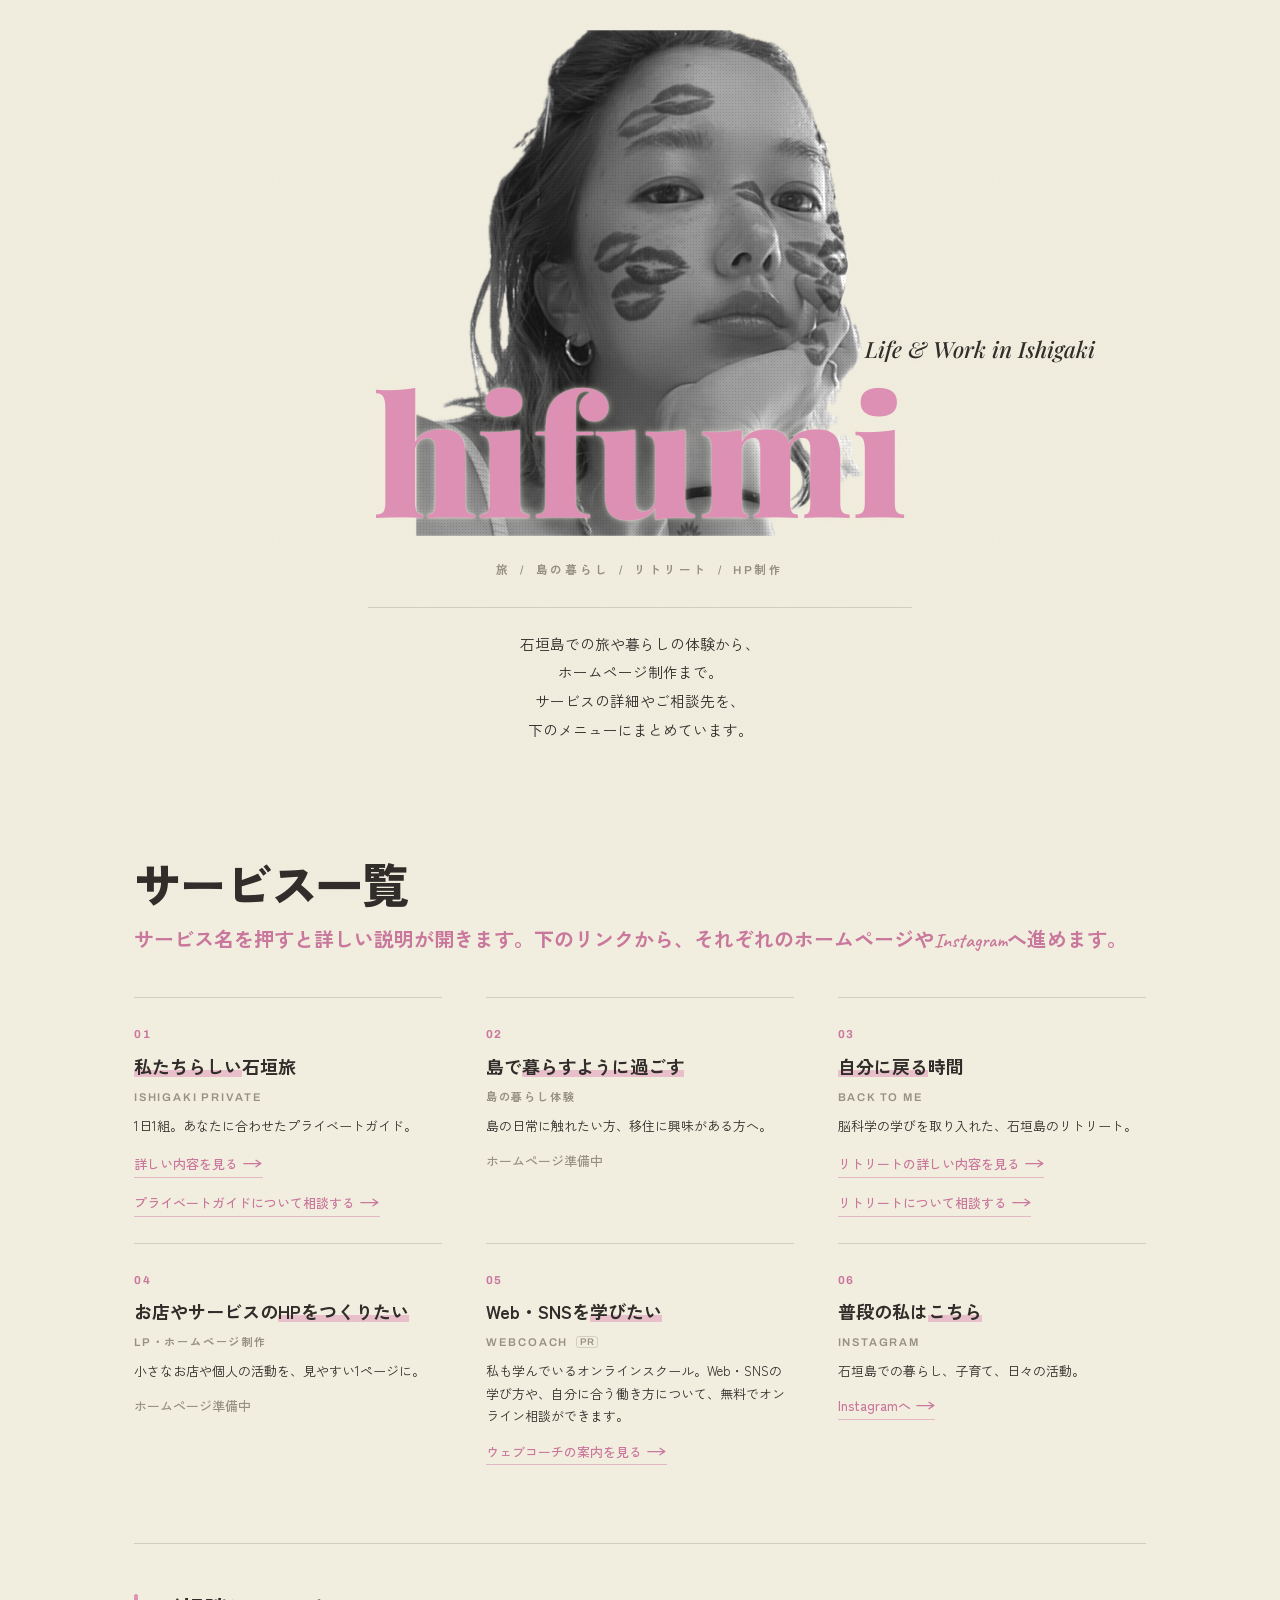
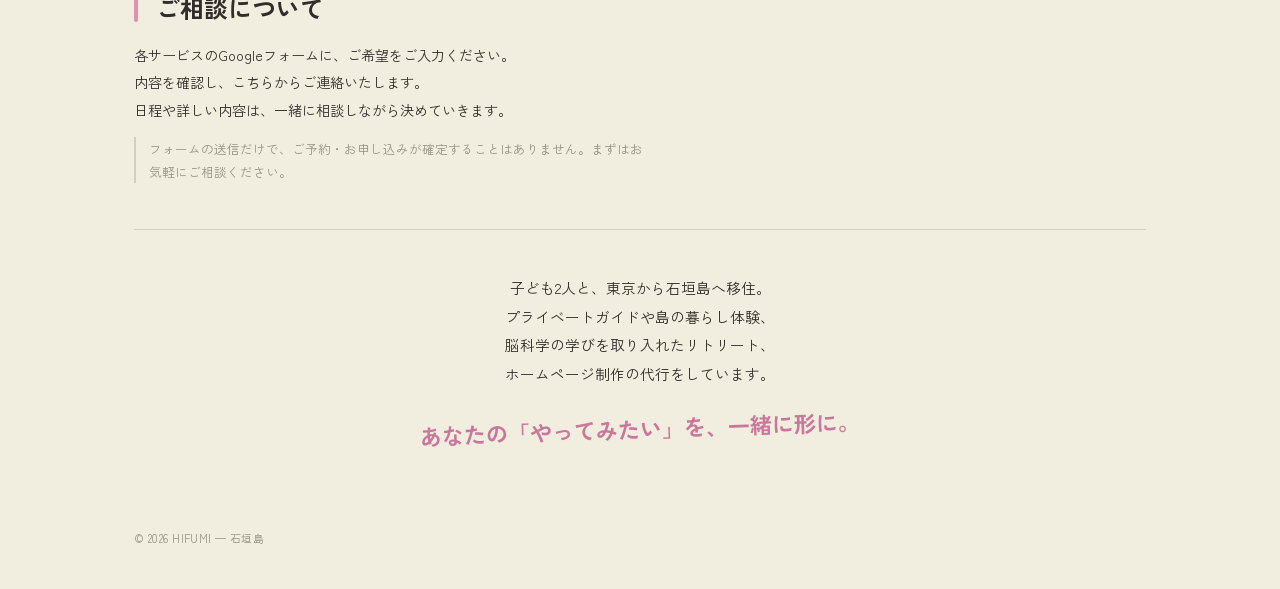
<file: index.html>
<!DOCTYPE html>
<html lang="ja">
<head>
<meta charset="UTF-8">
<meta name="viewport" content="width=device-width, initial-scale=1.0">
<title>HIFUMI | 石垣島の旅・暮らし・リトリート</title>
<meta name="description" content="子ども2人と東京から石垣島へ移住。プライベートガイド、島の暮らし体験、脳科学の学びを取り入れたリトリート、ホームページ制作。気になる活動から詳細ページへどうぞ。">
<meta name="robots" content="index,follow">
<meta property="og:title" content="HIFUMI">
<meta property="og:description" content="石垣島の旅・暮らし体験・リトリート・HP制作。あなたの「やってみたい」を、一緒に形に。">
<meta property="og:type" content="website">
<link rel="preconnect" href="https://fonts.googleapis.com">
<link rel="preconnect" href="https://fonts.gstatic.com" crossorigin>
<link href="https://fonts.googleapis.com/css2?family=Playfair+Display:ital,wght@0,700;0,800;0,900;1,500;1,600&family=Caveat:wght@500;600;700&family=Archivo:wght@600;700;800&family=Zen+Kaku+Gothic+New:wght@400;500;700&display=swap" rel="stylesheet">
<link rel="stylesheet" href="styles.css?v=5">
</head>
<body>

<div class="wrap">

  <!-- ============================ 1. プロフィール（表紙） ============================ -->
  <header class="hero">
    <div class="cover">
      <div class="cover-stage">
        <div class="cover-person">
          <!-- 人物写真（切り抜き・透過PNG）。差し替えは images/portrait-cutout.png を上書き。元画像は images/portrait-original.jpg -->
          <img src="images/portrait-cutout.png" alt="hifumi" onerror="this.style.visibility='hidden'">
          <span class="halftone" aria-hidden="true"></span>
        </div>
        <span class="cover-kicker" aria-hidden="true">Life &amp; Work in Ishigaki</span>
        <h1 class="name-front">hifumi</h1>
      </div>
    </div>

    <p class="role">旅 &nbsp;/&nbsp; 島の暮らし &nbsp;/&nbsp; リトリート &nbsp;/&nbsp; HP制作</p>

    <div class="lede">
      <p>
        石垣島での旅や暮らしの体験から、<br>
        ホームページ制作まで。<br>
        サービスの詳細やご相談先を、<br>
        下のメニューにまとめています。
      </p>
    </div>
  </header>

  <!-- ============================ 2. サービス一覧 ============================ -->
  <section class="entries" aria-label="サービス一覧">
    <div class="sec-head">
      <h2>サービス一覧</h2>
      <p>サービス名を押すと詳しい説明が開きます。下のリンクから、それぞれのホームページやInstagramへ進めます。</p>
    </div>

    <div class="grid">

      <!-- ① タイトル→guide.html（サイト内説明）／案内リンク→専用サイト＋相談フォーム（外部） -->
      <div class="entry entry-multi">
        <span class="num">01</span>
        <a class="etitle-link" href="guide.html" data-link="private-guide"><span class="etitle"><span class="u">私たちらしい</span>石垣旅</span></a>
        <span class="ename">Ishigaki Private</span>
        <span class="edesc">1日1組。あなたに合わせたプライベートガイド。</span>

        <div class="elinks">
          <a class="ego" href="https://hifumi1106123-tech.github.io/ishigaki-private-guide/" data-link="private-guide-site" rel="noopener">詳しい内容を見る <svg class="arrow" viewBox="0 0 24 10" aria-hidden="true"><path d="M1 5 H21 M16 1 L22 5 L16 9"/></svg></a>
          <a class="ego" href="https://forms.gle/qCoBGyqYRU5DsPyQ9" data-link="private-guide-consult" rel="noopener">プライベートガイドについて相談する <svg class="arrow" viewBox="0 0 24 10" aria-hidden="true"><path d="M1 5 H21 M16 1 L22 5 L16 9"/></svg></a>
        </div>
      </div>

      <!-- ② タイトル→living.html（サイト内説明）／専用ホームページは準備中のためリンクなし -->
      <div class="entry">
        <span class="num">02</span>
        <a class="etitle-link" href="living.html" data-link="living-experience"><span class="etitle">島で<span class="u">暮らすように過ごす</span></span></a>
        <span class="ename">島の暮らし体験</span>
        <span class="edesc">島の日常に触れたい方、移住に興味がある方へ。</span>
        <!-- 専用ホームページが決まったら <a class="ego" href="URL" data-link="living-experience-site"> に差し替え -->
        <span class="ego pending">ホームページ準備中</span>
      </div>

      <!-- ③ タイトル→retreat.html（サイト内説明）／案内リンク→リトリート専用サイト＋相談先（外部） -->
      <div class="entry">
        <span class="num">03</span>
        <a class="etitle-link" href="retreat.html" data-link="back-to-me"><span class="etitle"><span class="u">自分に戻る</span>時間</span></a>
        <span class="ename">Back to Me</span>
        <span class="edesc">脳科学の学びを取り入れた、石垣島のリトリート。</span>

        <div class="elinks">
          <a class="ego" href="https://hifumi1106123-tech.github.io/ishigaki-retreat/" data-link="back-to-me-site" rel="noopener">リトリートの詳しい内容を見る <svg class="arrow" viewBox="0 0 24 10" aria-hidden="true"><path d="M1 5 H21 M16 1 L22 5 L16 9"/></svg></a>
          <!-- 事前相談（Zoom）・日程調整用のGoogleフォーム -->
          <a class="ego" href="https://forms.gle/fpzeWErv7SYvCA1t8" data-link="back-to-me-consult" rel="noopener">リトリートについて相談する <svg class="arrow" viewBox="0 0 24 10" aria-hidden="true"><path d="M1 5 H21 M16 1 L22 5 L16 9"/></svg></a>
        </div>
      </div>

      <!-- ④ タイトル→webpage.html（サイト内説明）／専用ホームページは準備中のためリンクなし -->
      <div class="entry">
        <span class="num">04</span>
        <a class="etitle-link" href="webpage.html" data-link="lp-production"><span class="etitle">お店やサービスの<span class="u">HPをつくりたい</span></span></a>
        <span class="ename">LP・ホームページ制作</span>
        <span class="edesc">小さなお店や個人の活動を、見やすい1ページに。</span>
        <!-- 制作実績・専用ページが整ったら <a class="ego" href="URL" data-link="lp-production-site"> に差し替え -->
        <span class="ego pending">ホームページ準備中</span>
      </div>

      <!-- ⑤ タイトル→webcoach.html（サイト内説明）／案内リンク→WEBCOACH公式サイト（外部・紹介URL） -->
      <div class="entry">
        <span class="num">05</span>
        <a class="etitle-link" href="webcoach.html" data-link="webcoach"><span class="etitle">Web・SNSを<span class="u">学びたい</span></span></a>
        <span class="ename">WEBCOACH <span class="pr">PR</span></span>
        <span class="edesc">私も学んでいるオンラインスクール。Web・SNSの学び方や、自分に合う働き方について、無料でオンライン相談ができます。</span>
        <a class="ego" href="https://www.webcoach.jp/free-counseling-giftcode-fumi/?fbclid=PAdGRleAUTQTRwZG9mAmZkaWQWUOVfcz4EI5Q-mVOtl0yYZH4jKhIz1mV4dG4DYWVtAjExAHNydGMGYXBwX2lkDzEyNDAyNDU3NDI4NzQxNAABp-dgw7l0I5NH1odtqE1-YRW8GwP4kvvydpRiaJ39pDUbnYeXcFirPnxSEBne_aem_voMJywvUWAPAgQfBrGzNFQ" data-link="webcoach-referral" rel="sponsored nofollow">ウェブコーチの案内を見る <svg class="arrow" viewBox="0 0 24 10" aria-hidden="true"><path d="M1 5 H21 M16 1 L22 5 L16 9"/></svg></a>
      </div>

      <!-- ⑥ タイトル→about.html（サイト内の自己紹介）／案内リンク→Instagram（外部） -->
      <div class="entry">
        <span class="num">06</span>
        <a class="etitle-link" href="about.html" data-link="about-hifumi"><span class="etitle">普段の私は<span class="u">こちら</span></span></a>
        <span class="ename">Instagram</span>
        <span class="edesc">石垣島での暮らし、子育て、日々の活動。</span>
        <!-- Instagram: 既存サイト（ishigaki-private-guide）に掲載のアカウント @hi_fumifumi を設定。別アカウントなら要修正 -->
        <a class="ego" href="https://www.instagram.com/hi_fumifumi/" data-link="instagram" rel="noopener">Instagramへ <svg class="arrow" viewBox="0 0 24 10" aria-hidden="true"><path d="M1 5 H21 M16 1 L22 5 L16 9"/></svg></a>
      </div>

    </div>
  </section>

  <!-- ============================ 3. ご相談について ============================ -->
  <section class="consult" aria-label="ご相談について">
    <h2>ご相談について</h2>
    <p>
      各サービスのGoogleフォームに、ご希望をご入力ください。<br>
      内容を確認し、こちらからご連絡いたします。<br>
      日程や詳しい内容は、一緒に相談しながら決めていきます。
    </p>
    <p class="note">フォームの送信だけで、ご予約・お申し込みが確定することはありません。まずはお気軽にご相談ください。</p>
  </section>

  <!-- ============================ 4. 自己紹介 ============================ -->
  <section class="about" aria-label="自己紹介">
    <p>
      子ども2人と、東京から石垣島へ移住。<br>
      プライベートガイドや島の暮らし体験、<br>
      脳科学の学びを取り入れたリトリート、<br>
      ホームページ制作の代行をしています。
    </p>
    <span class="tagline">あなたの「やってみたい」を、一緒に形に。</span>
  </section>

  <footer class="foot">© <span id="y"></span> HIFUMI — 石垣島</footer>

</div>

<script>document.getElementById('y').textContent=new Date().getFullYear();</script>
</body>
</html>
</file>
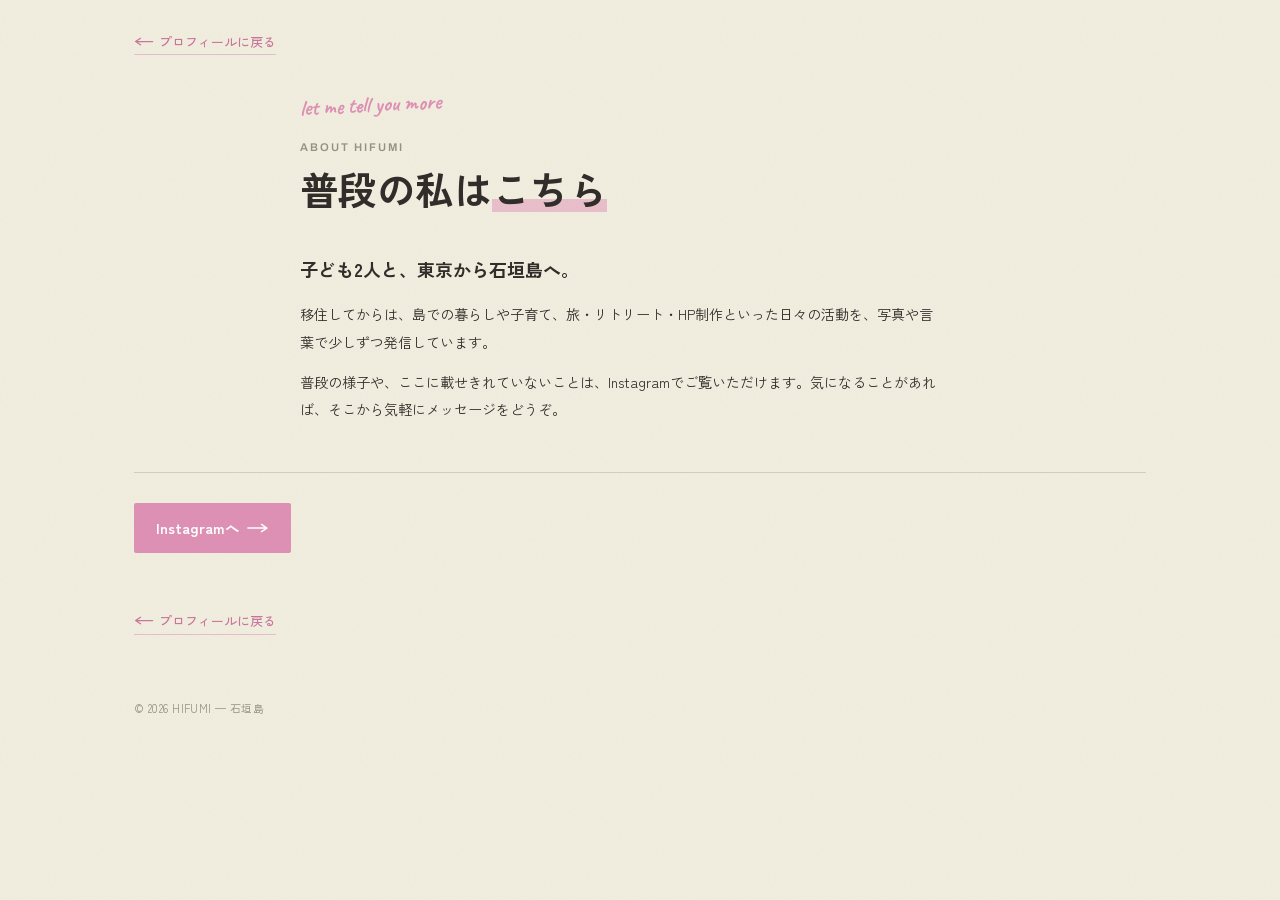
<file: about.html>
<!DOCTYPE html>
<html lang="ja">
<head>
<meta charset="UTF-8">
<meta name="viewport" content="width=device-width, initial-scale=1.0">
<title>普段の私はこちら ｜ HIFUMI</title>
<meta name="description" content="子ども2人と東京から石垣島へ移住。島での暮らしや子育て、日々の活動をご紹介します。">
<meta name="robots" content="index,follow">
<link rel="preconnect" href="https://fonts.googleapis.com">
<link rel="preconnect" href="https://fonts.gstatic.com" crossorigin>
<link href="https://fonts.googleapis.com/css2?family=Pacifico&family=Caveat:wght@500;600;700&family=Archivo:wght@600;700;800&family=Zen+Kaku+Gothic+New:wght@400;500;700&display=swap" rel="stylesheet">
<link rel="stylesheet" href="styles.css?v=5">
</head>
<body>
<div class="wrap page">

  <a class="back" href="index.html">
    <svg class="arrow" viewBox="0 0 24 10" aria-hidden="true"><path d="M1 5 H21 M16 1 L22 5 L16 9"/></svg>
    プロフィールに戻る
  </a>

  <article class="detail">
    <header class="d-head">
      <span class="d-scribble">let me tell you more</span>
      <p class="d-kicker">About Hifumi</p>
      <h1 class="d-title">普段の私は<span class="u">こちら</span></h1>
    </header>

    <section class="d-block">
      <p class="d-lead">子ども2人と、東京から石垣島へ。</p>
      <p>移住してからは、島での暮らしや子育て、旅・リトリート・HP制作といった日々の活動を、写真や言葉で少しずつ発信しています。</p>
      <p>普段の様子や、ここに載せきれていないことは、Instagramでご覧いただけます。気になることがあれば、そこから気軽にメッセージをどうぞ。</p>
    </section>
  </article>

  <nav class="d-cta" aria-label="Instagram">
    <!-- Instagram: 既存サイト（ishigaki-private-guide）に掲載のアカウント @hi_fumifumi を設定。別アカウントなら要修正 -->
    <a class="btn btn-primary" href="https://www.instagram.com/hi_fumifumi/" data-link="instagram" rel="noopener">Instagramへ
      <svg class="arrow" viewBox="0 0 24 10" aria-hidden="true"><path d="M1 5 H21 M16 1 L22 5 L16 9"/></svg>
    </a>
  </nav>

  <a class="back" href="index.html">
    <svg class="arrow" viewBox="0 0 24 10" aria-hidden="true"><path d="M1 5 H21 M16 1 L22 5 L16 9"/></svg>
    プロフィールに戻る
  </a>

  <footer class="foot">© <span id="y"></span> HIFUMI — 石垣島</footer>

</div>
<script>document.getElementById('y').textContent=new Date().getFullYear();</script>
</body>
</html>
</file>
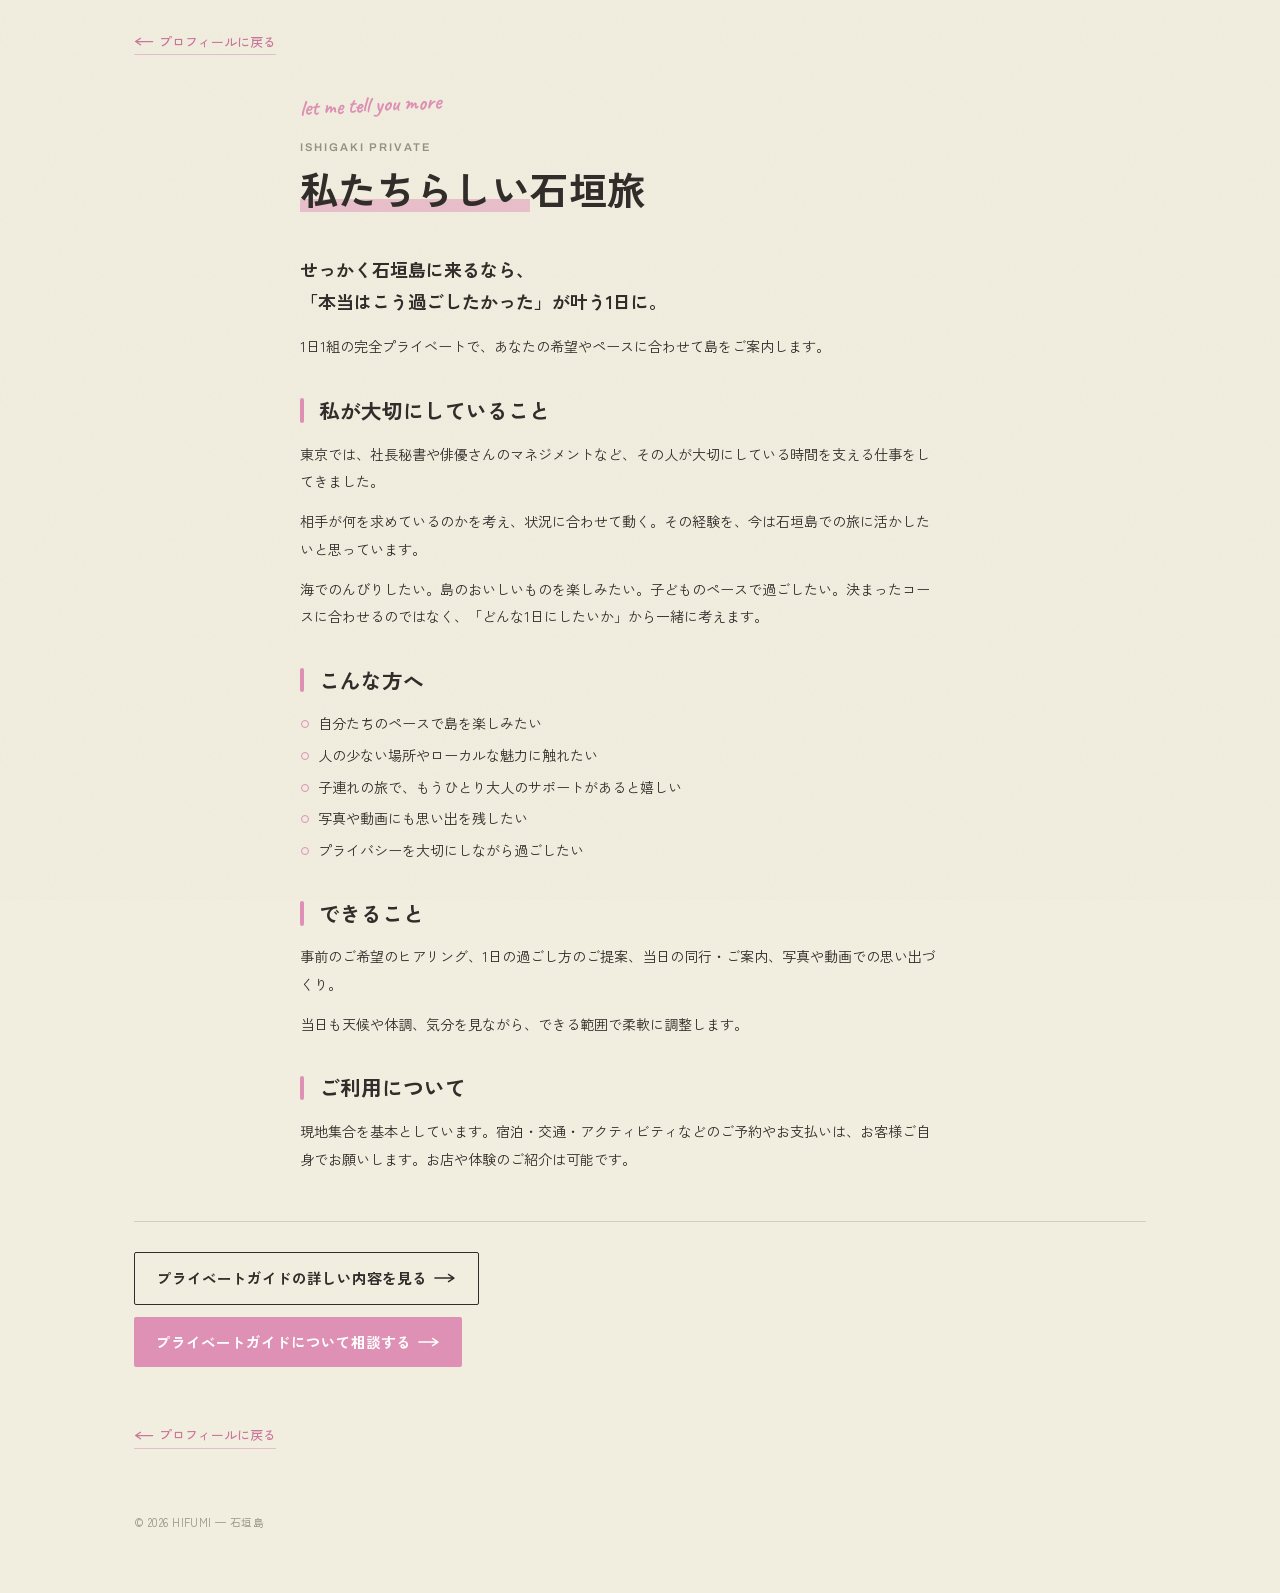
<file: guide.html>
<!DOCTYPE html>
<html lang="ja">
<head>
<meta charset="UTF-8">
<meta name="viewport" content="width=device-width, initial-scale=1.0">
<title>私たちらしい石垣旅 ｜ ISHIGAKI PRIVATE ｜ HIFUMI</title>
<meta name="description" content="1日1組の完全プライベートで、あなたの希望やペースに合わせて石垣島をご案内します。">
<meta name="robots" content="index,follow">
<link rel="preconnect" href="https://fonts.googleapis.com">
<link rel="preconnect" href="https://fonts.gstatic.com" crossorigin>
<link href="https://fonts.googleapis.com/css2?family=Pacifico&family=Caveat:wght@500;600;700&family=Archivo:wght@600;700;800&family=Zen+Kaku+Gothic+New:wght@400;500;700&display=swap" rel="stylesheet">
<link rel="stylesheet" href="styles.css?v=5">
</head>
<body>
<div class="wrap page">

  <a class="back" href="index.html">
    <svg class="arrow" viewBox="0 0 24 10" aria-hidden="true"><path d="M1 5 H21 M16 1 L22 5 L16 9"/></svg>
    プロフィールに戻る
  </a>

  <article class="detail">
    <header class="d-head">
      <span class="d-scribble">let me tell you more</span>
      <p class="d-kicker">Ishigaki Private</p>
      <h1 class="d-title"><span class="u">私たちらしい</span>石垣旅</h1>
    </header>

    <section class="d-block">
      <p class="d-lead">せっかく石垣島に来るなら、<br>「本当はこう過ごしたかった」が叶う1日に。</p>
      <p>1日1組の完全プライベートで、あなたの希望やペースに合わせて島をご案内します。</p>
    </section>

    <section class="d-block">
      <h2>私が大切にしていること</h2>
      <p>東京では、社長秘書や俳優さんのマネジメントなど、その人が大切にしている時間を支える仕事をしてきました。</p>
      <p>相手が何を求めているのかを考え、状況に合わせて動く。その経験を、今は石垣島での旅に活かしたいと思っています。</p>
      <p>海でのんびりしたい。島のおいしいものを楽しみたい。子どものペースで過ごしたい。決まったコースに合わせるのではなく、「どんな1日にしたいか」から一緒に考えます。</p>
    </section>

    <section class="d-block">
      <h2>こんな方へ</h2>
      <ul>
        <li>自分たちのペースで島を楽しみたい</li>
        <li>人の少ない場所やローカルな魅力に触れたい</li>
        <li>子連れの旅で、もうひとり大人のサポートがあると嬉しい</li>
        <li>写真や動画にも思い出を残したい</li>
        <li>プライバシーを大切にしながら過ごしたい</li>
      </ul>
    </section>

    <section class="d-block">
      <h2>できること</h2>
      <p>事前のご希望のヒアリング、1日の過ごし方のご提案、当日の同行・ご案内、写真や動画での思い出づくり。</p>
      <p>当日も天候や体調、気分を見ながら、できる範囲で柔軟に調整します。</p>
    </section>

    <section class="d-block">
      <h2>ご利用について</h2>
      <p>現地集合を基本としています。宿泊・交通・アクティビティなどのご予約やお支払いは、お客様ご自身でお願いします。お店や体験のご紹介は可能です。</p>
    </section>
  </article>

  <nav class="d-cta" aria-label="この活動について">
    <a class="btn btn-ghost" href="https://hifumi1106123-tech.github.io/ishigaki-private-guide/" data-link="private-guide-site" rel="noopener">プライベートガイドの詳しい内容を見る
      <svg class="arrow" viewBox="0 0 24 10" aria-hidden="true"><path d="M1 5 H21 M16 1 L22 5 L16 9"/></svg>
    </a>
    <a class="btn btn-primary" href="https://forms.gle/S9Fat9BHhXVJsHqz9" data-link="private-guide-consult" rel="noopener">プライベートガイドについて相談する
      <svg class="arrow" viewBox="0 0 24 10" aria-hidden="true"><path d="M1 5 H21 M16 1 L22 5 L16 9"/></svg>
    </a>
  </nav>

  <a class="back" href="index.html">
    <svg class="arrow" viewBox="0 0 24 10" aria-hidden="true"><path d="M1 5 H21 M16 1 L22 5 L16 9"/></svg>
    プロフィールに戻る
  </a>

  <footer class="foot">© <span id="y"></span> HIFUMI — 石垣島</footer>

</div>
<script>document.getElementById('y').textContent=new Date().getFullYear();</script>
</body>
</html>
</file>
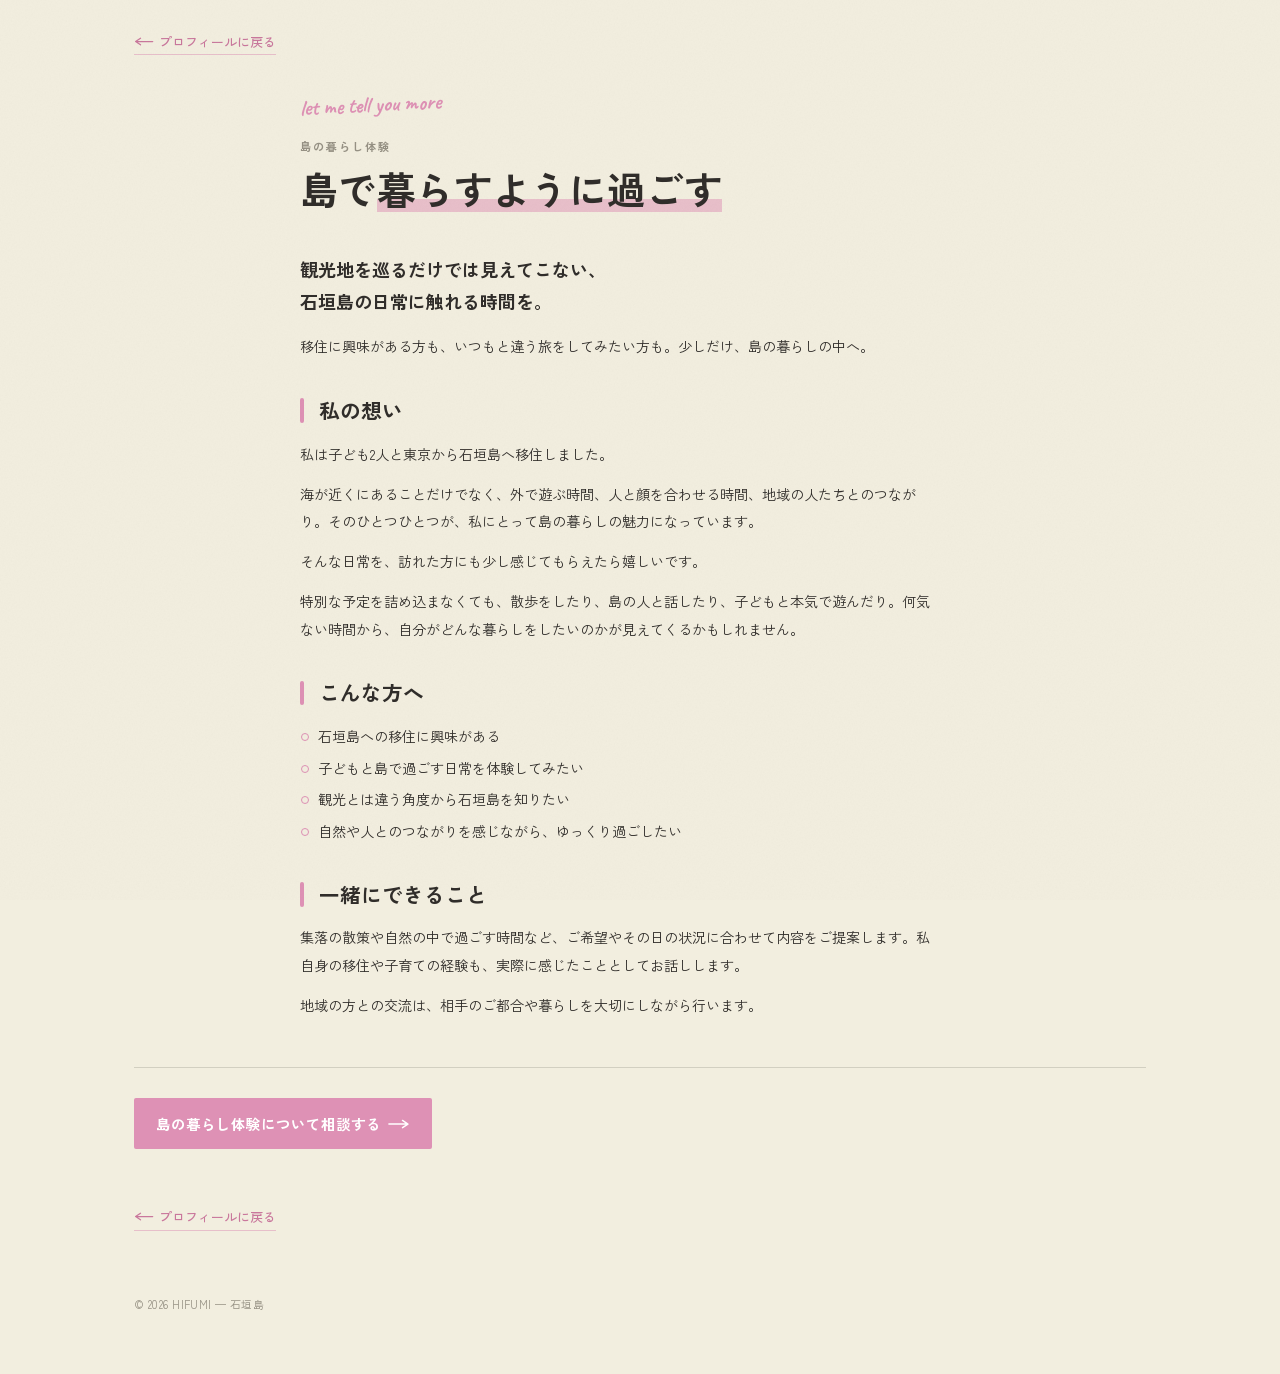
<file: living.html>
<!DOCTYPE html>
<html lang="ja">
<head>
<meta charset="UTF-8">
<meta name="viewport" content="width=device-width, initial-scale=1.0">
<title>島で暮らすように過ごす ｜ 島の暮らし体験 ｜ HIFUMI</title>
<meta name="description" content="観光地を巡るだけでは見えてこない、石垣島の日常に触れる時間を。移住に興味がある方も。">
<meta name="robots" content="index,follow">
<link rel="preconnect" href="https://fonts.googleapis.com">
<link rel="preconnect" href="https://fonts.gstatic.com" crossorigin>
<link href="https://fonts.googleapis.com/css2?family=Pacifico&family=Caveat:wght@500;600;700&family=Archivo:wght@600;700;800&family=Zen+Kaku+Gothic+New:wght@400;500;700&display=swap" rel="stylesheet">
<link rel="stylesheet" href="styles.css?v=5">
</head>
<body>
<div class="wrap page">

  <a class="back" href="index.html">
    <svg class="arrow" viewBox="0 0 24 10" aria-hidden="true"><path d="M1 5 H21 M16 1 L22 5 L16 9"/></svg>
    プロフィールに戻る
  </a>

  <article class="detail">
    <header class="d-head">
      <span class="d-scribble">let me tell you more</span>
      <p class="d-kicker">島の暮らし体験</p>
      <h1 class="d-title">島で<span class="u">暮らすように過ごす</span></h1>
    </header>

    <section class="d-block">
      <p class="d-lead">観光地を巡るだけでは見えてこない、<br>石垣島の日常に触れる時間を。</p>
      <p>移住に興味がある方も、いつもと違う旅をしてみたい方も。少しだけ、島の暮らしの中へ。</p>
    </section>

    <section class="d-block">
      <h2>私の想い</h2>
      <p>私は子ども2人と東京から石垣島へ移住しました。</p>
      <p>海が近くにあることだけでなく、外で遊ぶ時間、人と顔を合わせる時間、地域の人たちとのつながり。そのひとつひとつが、私にとって島の暮らしの魅力になっています。</p>
      <p>そんな日常を、訪れた方にも少し感じてもらえたら嬉しいです。</p>
      <p>特別な予定を詰め込まなくても、散歩をしたり、島の人と話したり、子どもと本気で遊んだり。何気ない時間から、自分がどんな暮らしをしたいのかが見えてくるかもしれません。</p>
    </section>

    <section class="d-block">
      <h2>こんな方へ</h2>
      <ul>
        <li>石垣島への移住に興味がある</li>
        <li>子どもと島で過ごす日常を体験してみたい</li>
        <li>観光とは違う角度から石垣島を知りたい</li>
        <li>自然や人とのつながりを感じながら、ゆっくり過ごしたい</li>
      </ul>
    </section>

    <section class="d-block">
      <h2>一緒にできること</h2>
      <p>集落の散策や自然の中で過ごす時間など、ご希望やその日の状況に合わせて内容をご提案します。私自身の移住や子育ての経験も、実際に感じたこととしてお話しします。</p>
      <p>地域の方との交流は、相手のご都合や暮らしを大切にしながら行います。</p>
    </section>
  </article>

  <nav class="d-cta" aria-label="この活動について">
    <!-- TODO: 島の暮らし体験の相談先URL（InstagramのDM など）を設定 -->
    <a class="btn btn-primary" href="#" data-link="living-experience-consult">島の暮らし体験について相談する
      <svg class="arrow" viewBox="0 0 24 10" aria-hidden="true"><path d="M1 5 H21 M16 1 L22 5 L16 9"/></svg>
    </a>
  </nav>

  <a class="back" href="index.html">
    <svg class="arrow" viewBox="0 0 24 10" aria-hidden="true"><path d="M1 5 H21 M16 1 L22 5 L16 9"/></svg>
    プロフィールに戻る
  </a>

  <footer class="foot">© <span id="y"></span> HIFUMI — 石垣島</footer>

</div>
<script>document.getElementById('y').textContent=new Date().getFullYear();</script>
</body>
</html>
</file>
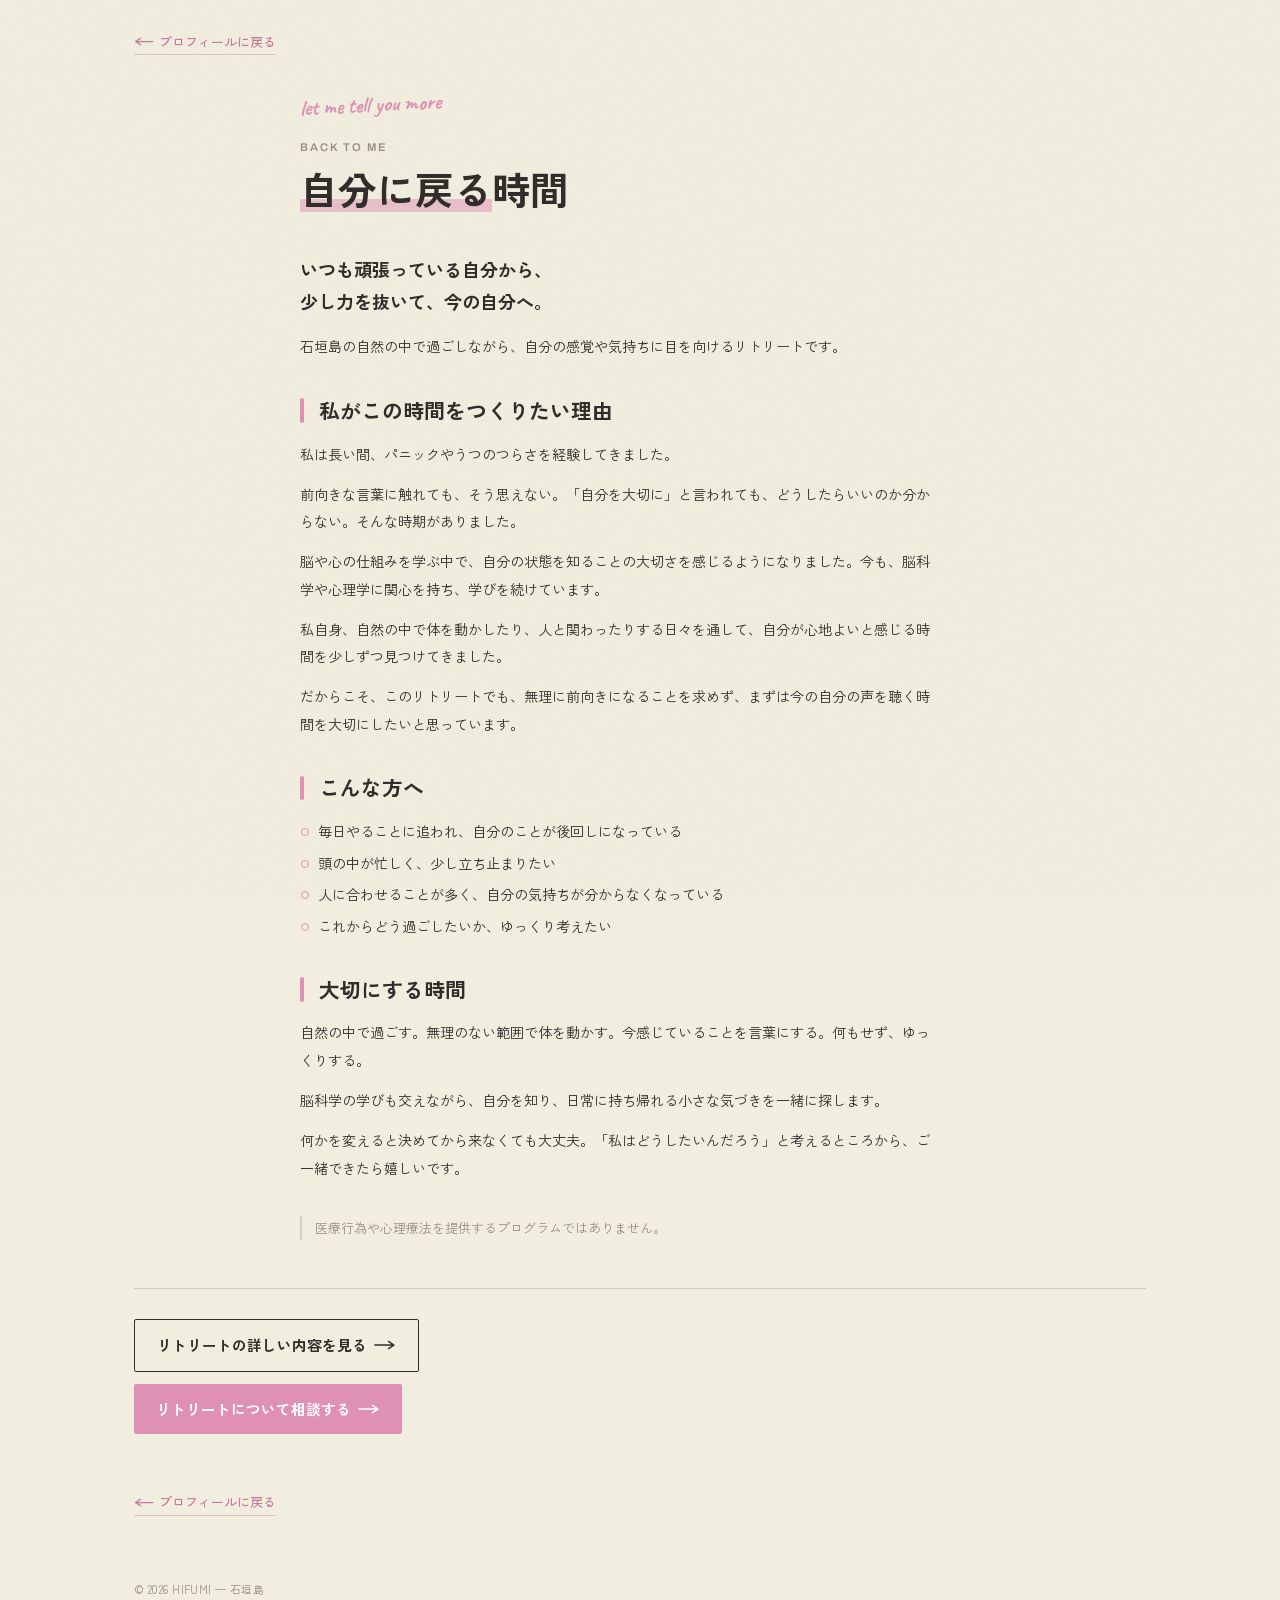
<file: retreat.html>
<!DOCTYPE html>
<html lang="ja">
<head>
<meta charset="UTF-8">
<meta name="viewport" content="width=device-width, initial-scale=1.0">
<title>自分に戻る時間 ｜ BACK TO ME ｜ HIFUMI</title>
<meta name="description" content="石垣島の自然の中で過ごしながら、自分の感覚や気持ちに目を向けるリトリート。医療行為や心理療法を提供するプログラムではありません。">
<meta name="robots" content="index,follow">
<link rel="preconnect" href="https://fonts.googleapis.com">
<link rel="preconnect" href="https://fonts.gstatic.com" crossorigin>
<link href="https://fonts.googleapis.com/css2?family=Pacifico&family=Caveat:wght@500;600;700&family=Archivo:wght@600;700;800&family=Zen+Kaku+Gothic+New:wght@400;500;700&display=swap" rel="stylesheet">
<link rel="stylesheet" href="styles.css?v=5">
</head>
<body>
<div class="wrap page">

  <a class="back" href="index.html">
    <svg class="arrow" viewBox="0 0 24 10" aria-hidden="true"><path d="M1 5 H21 M16 1 L22 5 L16 9"/></svg>
    プロフィールに戻る
  </a>

  <article class="detail">
    <header class="d-head">
      <span class="d-scribble">let me tell you more</span>
      <p class="d-kicker">Back to Me</p>
      <h1 class="d-title"><span class="u">自分に戻る</span>時間</h1>
    </header>

    <section class="d-block">
      <p class="d-lead">いつも頑張っている自分から、<br>少し力を抜いて、今の自分へ。</p>
      <p>石垣島の自然の中で過ごしながら、自分の感覚や気持ちに目を向けるリトリートです。</p>
    </section>

    <section class="d-block">
      <h2>私がこの時間をつくりたい理由</h2>
      <p>私は長い間、パニックやうつのつらさを経験してきました。</p>
      <p>前向きな言葉に触れても、そう思えない。「自分を大切に」と言われても、どうしたらいいのか分からない。そんな時期がありました。</p>
      <p>脳や心の仕組みを学ぶ中で、自分の状態を知ることの大切さを感じるようになりました。今も、脳科学や心理学に関心を持ち、学びを続けています。</p>
      <p>私自身、自然の中で体を動かしたり、人と関わったりする日々を通して、自分が心地よいと感じる時間を少しずつ見つけてきました。</p>
      <p>だからこそ、このリトリートでも、無理に前向きになることを求めず、まずは今の自分の声を聴く時間を大切にしたいと思っています。</p>
    </section>

    <section class="d-block">
      <h2>こんな方へ</h2>
      <ul>
        <li>毎日やることに追われ、自分のことが後回しになっている</li>
        <li>頭の中が忙しく、少し立ち止まりたい</li>
        <li>人に合わせることが多く、自分の気持ちが分からなくなっている</li>
        <li>これからどう過ごしたいか、ゆっくり考えたい</li>
      </ul>
    </section>

    <section class="d-block">
      <h2>大切にする時間</h2>
      <p>自然の中で過ごす。無理のない範囲で体を動かす。今感じていることを言葉にする。何もせず、ゆっくりする。</p>
      <p>脳科学の学びも交えながら、自分を知り、日常に持ち帰れる小さな気づきを一緒に探します。</p>
      <p>何かを変えると決めてから来なくても大丈夫。「私はどうしたいんだろう」と考えるところから、ご一緒できたら嬉しいです。</p>
    </section>

    <p class="d-note">医療行為や心理療法を提供するプログラムではありません。</p>
  </article>

  <nav class="d-cta" aria-label="この活動について">
    <a class="btn btn-ghost" href="https://hifumi1106123-tech.github.io/ishigaki-retreat/" data-link="back-to-me-site" rel="noopener">リトリートの詳しい内容を見る
      <svg class="arrow" viewBox="0 0 24 10" aria-hidden="true"><path d="M1 5 H21 M16 1 L22 5 L16 9"/></svg>
    </a>
    <a class="btn btn-primary" href="https://forms.gle/fpzeWErv7SYvCA1t8" data-link="back-to-me-consult" rel="noopener">リトリートについて相談する
      <svg class="arrow" viewBox="0 0 24 10" aria-hidden="true"><path d="M1 5 H21 M16 1 L22 5 L16 9"/></svg>
    </a>
  </nav>

  <a class="back" href="index.html">
    <svg class="arrow" viewBox="0 0 24 10" aria-hidden="true"><path d="M1 5 H21 M16 1 L22 5 L16 9"/></svg>
    プロフィールに戻る
  </a>

  <footer class="foot">© <span id="y"></span> HIFUMI — 石垣島</footer>

</div>
<script>document.getElementById('y').textContent=new Date().getFullYear();</script>
</body>
</html>
</file>
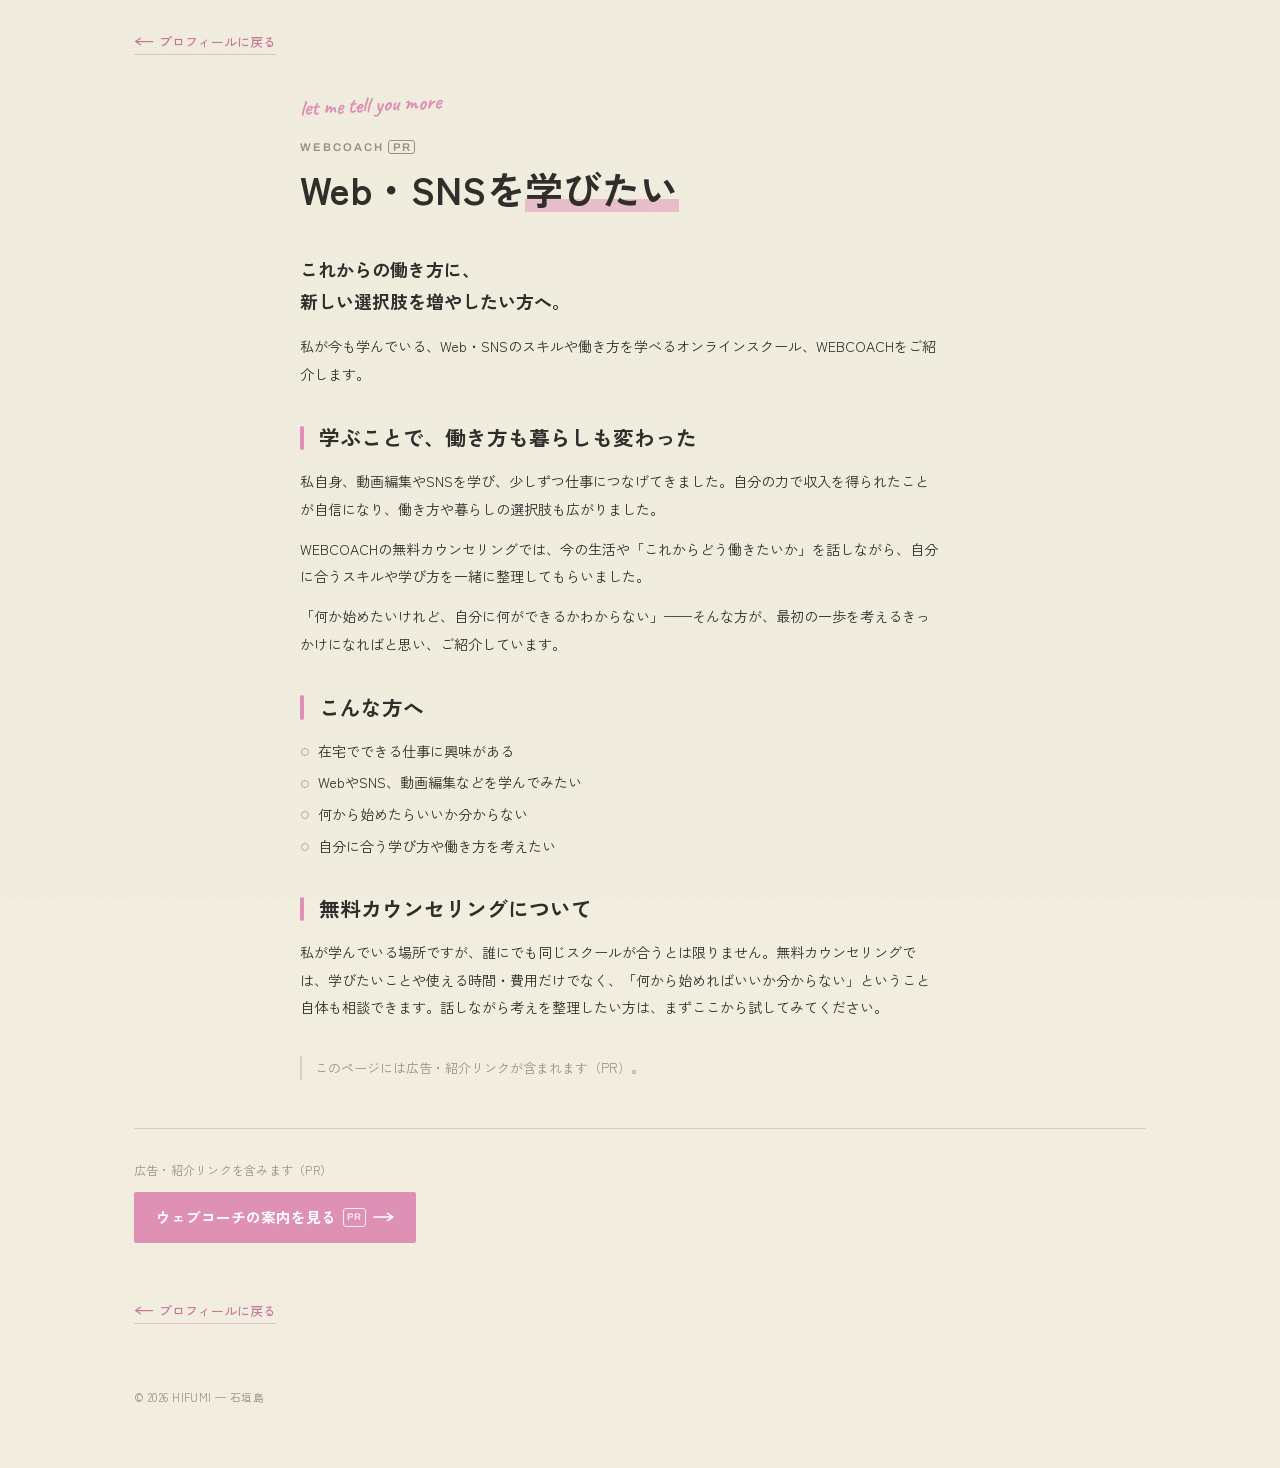
<file: webcoach.html>
<!DOCTYPE html>
<html lang="ja">
<head>
<meta charset="UTF-8">
<meta name="viewport" content="width=device-width, initial-scale=1.0">
<title>Web・SNSを学びたい ｜ WEBCOACH ｜ HIFUMI</title>
<meta name="description" content="私が今も学んでいるオンラインスクール、WEBCOACHのご紹介。広告・紹介リンクを含みます。">
<meta name="robots" content="index,follow">
<link rel="preconnect" href="https://fonts.googleapis.com">
<link rel="preconnect" href="https://fonts.gstatic.com" crossorigin>
<link href="https://fonts.googleapis.com/css2?family=Pacifico&family=Caveat:wght@500;600;700&family=Archivo:wght@600;700;800&family=Zen+Kaku+Gothic+New:wght@400;500;700&display=swap" rel="stylesheet">
<link rel="stylesheet" href="styles.css?v=5">
</head>
<body>
<div class="wrap page">

  <a class="back" href="index.html">
    <svg class="arrow" viewBox="0 0 24 10" aria-hidden="true"><path d="M1 5 H21 M16 1 L22 5 L16 9"/></svg>
    プロフィールに戻る
  </a>

  <article class="detail">
    <header class="d-head">
      <span class="d-scribble">let me tell you more</span>
      <p class="d-kicker">WEBCOACH <span class="pr" style="border:1px solid currentColor;border-radius:3px;padding:0 .3em;font-family:var(--f-head);letter-spacing:.1em;">PR</span></p>
      <h1 class="d-title">Web・SNSを<span class="u">学びたい</span></h1>
    </header>

    <section class="d-block">
      <p class="d-lead">これからの働き方に、<br>新しい選択肢を増やしたい方へ。</p>
      <p>私が今も学んでいる、Web・SNSのスキルや働き方を学べるオンラインスクール、WEBCOACHをご紹介します。</p>
    </section>

    <section class="d-block">
      <h2>学ぶことで、働き方も暮らしも変わった</h2>
      <p>私自身、動画編集やSNSを学び、少しずつ仕事につなげてきました。自分の力で収入を得られたことが自信になり、働き方や暮らしの選択肢も広がりました。</p>
      <p>WEBCOACHの無料カウンセリングでは、今の生活や「これからどう働きたいか」を話しながら、自分に合うスキルや学び方を一緒に整理してもらいました。</p>
      <p>「何か始めたいけれど、自分に何ができるかわからない」——そんな方が、最初の一歩を考えるきっかけになればと思い、ご紹介しています。</p>
    </section>

    <section class="d-block">
      <h2>こんな方へ</h2>
      <ul>
        <li>在宅でできる仕事に興味がある</li>
        <li>WebやSNS、動画編集などを学んでみたい</li>
        <li>何から始めたらいいか分からない</li>
        <li>自分に合う学び方や働き方を考えたい</li>
      </ul>
    </section>

    <section class="d-block">
      <h2>無料カウンセリングについて</h2>
      <p>私が学んでいる場所ですが、誰にでも同じスクールが合うとは限りません。無料カウンセリングでは、学びたいことや使える時間・費用だけでなく、「何から始めればいいか分からない」ということ自体も相談できます。話しながら考えを整理したい方は、まずここから試してみてください。</p>
    </section>

    <p class="d-note">このページには広告・紹介リンクが含まれます（PR）。</p>
  </article>

  <nav class="d-cta" aria-label="この活動について">
    <p class="pr-line">広告・紹介リンクを含みます（PR）</p>
    <a class="btn btn-primary" href="https://www.webcoach.jp/free-counseling-giftcode-fumi/?fbclid=PAdGRleAUTQTRwZG9mAmZkaWQWUOVfcz4EI5Q-mVOtl0yYZH4jKhIz1mV4dG4DYWVtAjExAHNydGMGYXBwX2lkDzEyNDAyNDU3NDI4NzQxNAABp-dgw7l0I5NH1odtqE1-YRW8GwP4kvvydpRiaJ39pDUbnYeXcFirPnxSEBne_aem_voMJywvUWAPAgQfBrGzNFQ" data-link="webcoach-referral" rel="sponsored nofollow">ウェブコーチの案内を見る <span class="pr">PR</span>
      <svg class="arrow" viewBox="0 0 24 10" aria-hidden="true"><path d="M1 5 H21 M16 1 L22 5 L16 9"/></svg>
    </a>
  </nav>

  <a class="back" href="index.html">
    <svg class="arrow" viewBox="0 0 24 10" aria-hidden="true"><path d="M1 5 H21 M16 1 L22 5 L16 9"/></svg>
    プロフィールに戻る
  </a>

  <footer class="foot">© <span id="y"></span> HIFUMI — 石垣島</footer>

</div>
<script>document.getElementById('y').textContent=new Date().getFullYear();</script>
</body>
</html>
</file>
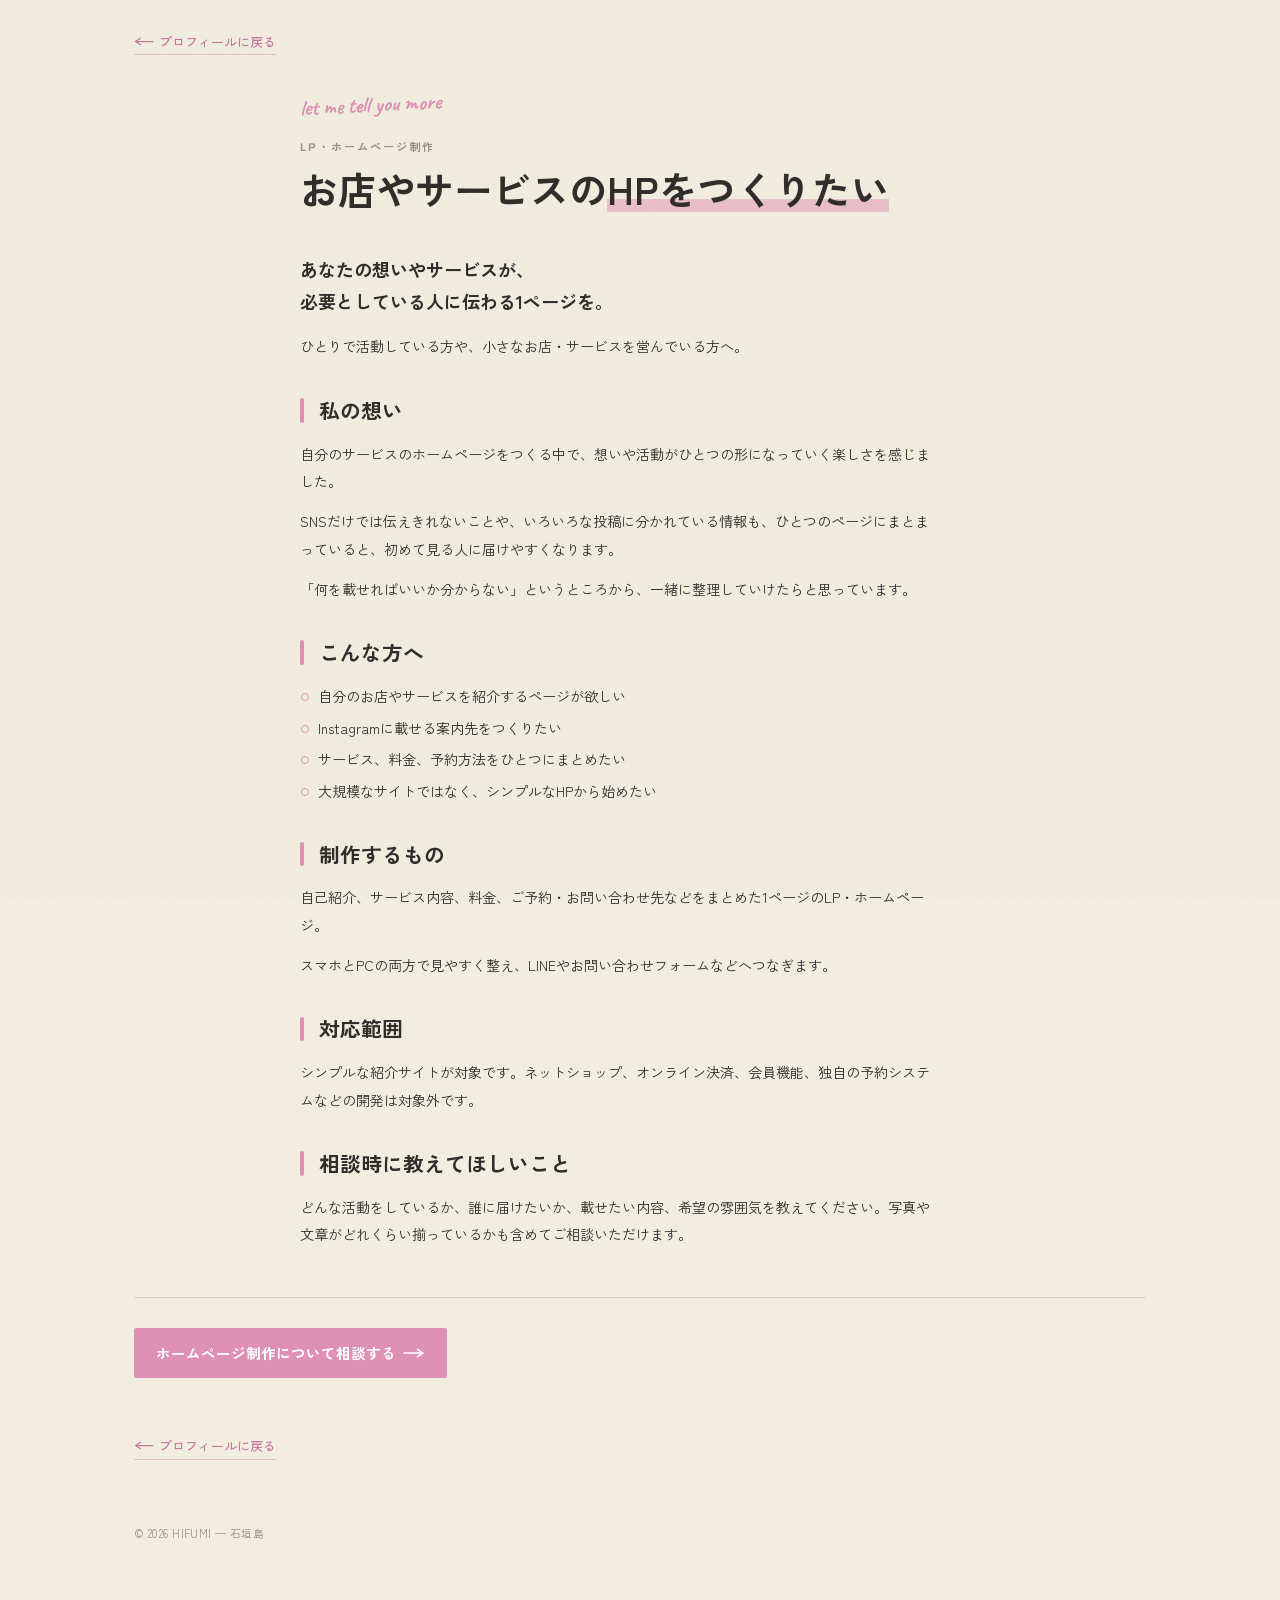
<file: webpage.html>
<!DOCTYPE html>
<html lang="ja">
<head>
<meta charset="UTF-8">
<meta name="viewport" content="width=device-width, initial-scale=1.0">
<title>お店やサービスのHPをつくりたい ｜ LP・ホームページ制作 ｜ HIFUMI</title>
<meta name="description" content="ひとりで活動している方や、小さなお店・サービスを営んでいる方へ。想いやサービスが伝わる1ページを一緒に。">
<meta name="robots" content="index,follow">
<link rel="preconnect" href="https://fonts.googleapis.com">
<link rel="preconnect" href="https://fonts.gstatic.com" crossorigin>
<link href="https://fonts.googleapis.com/css2?family=Pacifico&family=Caveat:wght@500;600;700&family=Archivo:wght@600;700;800&family=Zen+Kaku+Gothic+New:wght@400;500;700&display=swap" rel="stylesheet">
<link rel="stylesheet" href="styles.css?v=5">
</head>
<body>
<div class="wrap page">

  <a class="back" href="index.html">
    <svg class="arrow" viewBox="0 0 24 10" aria-hidden="true"><path d="M1 5 H21 M16 1 L22 5 L16 9"/></svg>
    プロフィールに戻る
  </a>

  <article class="detail">
    <header class="d-head">
      <span class="d-scribble">let me tell you more</span>
      <p class="d-kicker">LP・ホームページ制作</p>
      <h1 class="d-title">お店やサービスの<span class="u">HPをつくりたい</span></h1>
    </header>

    <section class="d-block">
      <p class="d-lead">あなたの想いやサービスが、<br>必要としている人に伝わる1ページを。</p>
      <p>ひとりで活動している方や、小さなお店・サービスを営んでいる方へ。</p>
    </section>

    <section class="d-block">
      <h2>私の想い</h2>
      <p>自分のサービスのホームページをつくる中で、想いや活動がひとつの形になっていく楽しさを感じました。</p>
      <p>SNSだけでは伝えきれないことや、いろいろな投稿に分かれている情報も、ひとつのページにまとまっていると、初めて見る人に届けやすくなります。</p>
      <p>「何を載せればいいか分からない」というところから、一緒に整理していけたらと思っています。</p>
    </section>

    <section class="d-block">
      <h2>こんな方へ</h2>
      <ul>
        <li>自分のお店やサービスを紹介するページが欲しい</li>
        <li>Instagramに載せる案内先をつくりたい</li>
        <li>サービス、料金、予約方法をひとつにまとめたい</li>
        <li>大規模なサイトではなく、シンプルなHPから始めたい</li>
      </ul>
    </section>

    <section class="d-block">
      <h2>制作するもの</h2>
      <p>自己紹介、サービス内容、料金、ご予約・お問い合わせ先などをまとめた1ページのLP・ホームページ。</p>
      <p>スマホとPCの両方で見やすく整え、LINEやお問い合わせフォームなどへつなぎます。</p>
    </section>

    <section class="d-block">
      <h2>対応範囲</h2>
      <p>シンプルな紹介サイトが対象です。ネットショップ、オンライン決済、会員機能、独自の予約システムなどの開発は対象外です。</p>
    </section>

    <section class="d-block">
      <h2>相談時に教えてほしいこと</h2>
      <p>どんな活動をしているか、誰に届けたいか、載せたい内容、希望の雰囲気を教えてください。写真や文章がどれくらい揃っているかも含めてご相談いただけます。</p>
    </section>
  </article>

  <nav class="d-cta" aria-label="この活動について">
    <!-- TODO: HP制作の相談先URL（InstagramのDM・お問い合わせフォーム など）を設定 -->
    <a class="btn btn-primary" href="#" data-link="lp-production-consult">ホームページ制作について相談する
      <svg class="arrow" viewBox="0 0 24 10" aria-hidden="true"><path d="M1 5 H21 M16 1 L22 5 L16 9"/></svg>
    </a>
  </nav>

  <a class="back" href="index.html">
    <svg class="arrow" viewBox="0 0 24 10" aria-hidden="true"><path d="M1 5 H21 M16 1 L22 5 L16 9"/></svg>
    プロフィールに戻る
  </a>

  <footer class="foot">© <span id="y"></span> HIFUMI — 石垣島</footer>

</div>
<script>document.getElementById('y').textContent=new Date().getFullYear();</script>
</body>
</html>
</file>
<file: styles.css>
/* ============================================================
   HIFUMI プロフィール ＋ 詳細ページ 共通スタイル
   生成りの紙 / ピンクの大きな英字 / 手書きのアクセント
   ============================================================ */
:root{
  --paper:#f2eedf;
  --pink:#de91b5;
  --pink-deep:#c9779c;
  --ink:#302d2a;
  --muted:#969184;
  --line:rgba(48,45,42,.16);

  --f-display:"Playfair Display","Times New Roman",serif;   /* 太いセリフ体・英字 */
  --f-hand:"Caveat","Zen Kaku Gothic New",cursive;
  --f-head:"Archivo","Zen Kaku Gothic New",sans-serif;
  --f-jp:"Zen Kaku Gothic New","Hiragino Kaku Gothic ProN","Yu Gothic",sans-serif;
  color-scheme:light;
}

*{margin:0;padding:0;box-sizing:border-box;}
html{-webkit-text-size-adjust:100%;scroll-behavior:smooth;}
body{
  background:var(--paper);
  color:var(--ink);
  font-family:var(--f-jp);
  font-size:15px;
  line-height:1.8;
  overflow-x:hidden;
}
/* 紙の粒子感 */
body::before{
  content:"";position:fixed;inset:0;z-index:9999;pointer-events:none;opacity:.045;mix-blend-mode:multiply;
  background-image:url("data:image/svg+xml;utf8,<svg xmlns='http://www.w3.org/2000/svg' width='140' height='140'><filter id='n'><feTurbulence type='fractalNoise' baseFrequency='0.8' numOctaves='2' stitchTiles='stitch'/><feColorMatrix type='saturate' values='0'/></filter><rect width='140' height='140' filter='url(%23n)'/></svg>");
  background-size:180px 180px;
}
img{display:block;max-width:100%;}
a{color:inherit;text-decoration:none;}

.wrap{max-width:1140px;margin:0 auto;padding:0 clamp(20px,5vw,64px);}

/* 細い手描きの矢印 */
.arrow{display:inline-block;width:1.5em;height:.7em;vertical-align:middle;overflow:visible;flex:0 0 auto;}
.arrow path{fill:none;stroke:currentColor;stroke-width:1.6;stroke-linecap:round;stroke-linejoin:round;}

/* 写真枠（未設定でも「PHOTO」表示。壊れた画像アイコンは出さない） */
.frame{position:relative;background:#e7e2d1;border:1.4px solid var(--ink);overflow:hidden;}
.frame img{
  position:absolute;inset:0;z-index:2;width:100%;height:100%;object-fit:cover;object-position:center 32%;
  filter:grayscale(1) contrast(1.02) brightness(1.08);
}
.frame::after{
  content:"";position:absolute;inset:0;z-index:3;pointer-events:none;opacity:.13;mix-blend-mode:multiply;
  background-image:radial-gradient(circle,rgba(48,45,42,.9) 24%,transparent 25%);
  background-size:3px 3px;
}
.frame .ph{
  position:absolute;inset:0;display:flex;align-items:center;justify-content:center;
  font-family:var(--f-head);font-weight:700;letter-spacing:.32em;font-size:.72rem;color:var(--muted);
}
.frame .ph::after{content:"";position:absolute;left:10%;right:10%;top:10%;bottom:10%;border:1px dashed var(--line);}

.foot{padding:clamp(20px,3vw,34px) 0 clamp(28px,4vw,40px);font-size:11px;color:var(--muted);letter-spacing:.04em;}

/* ============================ HERO ＝ 雑誌の表紙風 ============================ */
.sr-only{
  position:absolute!important;width:1px;height:1px;padding:0;margin:-1px;overflow:hidden;
  clip:rect(0 0 0 0);white-space:nowrap;border:0;
}
.hero{padding:clamp(12px,2.5vw,30px) 0 clamp(30px,5vw,56px);text-align:center;}

/* 4層：紙背景（body）／背面の文字／人物／前面の文字 */
.cover{width:100%;}
.cover-stage{
  position:relative;width:100%;margin:0 auto;
  aspect-ratio:4/4.4;               /* スマホは縦寄り（上の余白は詰める） */
  overflow:hidden;
}
.cover-person{
  position:absolute;z-index:2;
  left:50%;bottom:0;transform:translateX(-50%);
  height:93%;                       /* 上の余白を詰める */
}
.cover-person img{
  height:100%;width:auto;display:block;
  filter:grayscale(1) contrast(.9) brightness(1.2);
}
/* 控えめなハーフトーン（人物のシルエットに合わせる） */
.cover-person .halftone{
  position:absolute;inset:0;pointer-events:none;
  background-image:radial-gradient(circle,rgba(40,37,34,.7) 22%,transparent 23%);
  background-size:3px 3px;
  mix-blend-mode:multiply;opacity:.2;
  -webkit-mask-image:url("images/portrait-cutout.png");
  -webkit-mask-size:100% 100%;-webkit-mask-repeat:no-repeat;
  mask-image:url("images/portrait-cutout.png");
  mask-size:100% 100%;mask-repeat:no-repeat;
}
/* 前面：hifumi（主役・写真の手前に重なる。全文字読める） */
.name-front{
  font-family:var(--f-display);font-weight:900;
  color:var(--pink);line-height:.8;letter-spacing:.004em;
  position:absolute;white-space:nowrap;margin:0;
  z-index:3;bottom:2%;left:50%;transform:translateX(-50%);
  font-size:clamp(3.2rem,21vw,5rem);
  text-shadow:0 0 7px rgba(242,238,223,.55),0 0 2px rgba(242,238,223,.85);
}
/* 黒い斜体のセリフ体の肩書き */
.cover-kicker{
  z-index:3;position:absolute;right:1%;bottom:22%;
  font-family:var(--f-display);font-style:italic;font-weight:500;
  color:var(--ink);font-size:clamp(.9rem,3.6vw,1.1rem);
  text-shadow:0 0 5px rgba(242,238,223,.85),0 0 2px rgba(242,238,223,.9);
}

.role{
  margin-top:clamp(12px,2.6vw,24px);
  font-family:var(--f-head);font-weight:600;font-size:.72rem;letter-spacing:.24em;
  color:var(--muted);text-transform:uppercase;
}
.lede{
  margin:clamp(16px,3vw,26px) auto 0;max-width:34rem;
  font-size:clamp(14px,1.15vw,15.5px);line-height:1.95;color:var(--ink);
  padding-top:clamp(14px,2.4vw,22px);border-top:1.4px solid var(--line);
}
.tagline{
  margin-top:1em;font-family:var(--f-hand);font-weight:700;
  font-size:clamp(1.1rem,2.2vw,1.4rem);color:var(--pink-deep);transform:rotate(-2deg);
  display:inline-block;
}

/* PC：横長の長方形。人物は中央、左右に余白。名前は幅いっぱいに広げる。 */
@media (min-width:760px){
  .cover-stage{aspect-ratio:16/9;max-width:1140px;}
  .cover-person{height:100%;}
  .name-front{bottom:4%;font-size:clamp(4.6rem,13vw,11rem);}
  .cover-kicker{bottom:33%;right:5%;font-size:clamp(1rem,1.8vw,1.4rem);}
}
@media (min-width:1180px){
  .cover-stage{aspect-ratio:2/1;}
}

/* ============================ ENTRIES ============================ */
.entries{padding:clamp(30px,6vw,64px) 0 clamp(24px,5vw,52px);}
.sec-head{margin-bottom:clamp(20px,3.5vw,38px);}
.sec-head h2{
  font-family:var(--f-head);font-weight:800;
  font-size:clamp(1.7rem,4.4vw,2.9rem);line-height:1.05;color:var(--ink);letter-spacing:-.01em;
}
.sec-head p{
  margin-top:.5em;font-family:var(--f-hand);font-weight:600;
  font-size:clamp(1rem,2vw,1.25rem);color:var(--pink-deep);
}
.grid{display:grid;grid-template-columns:repeat(3,1fr);gap:0 clamp(24px,3.4vw,46px);}
/* カードはリンクではない箱。タイトル＝サイト内の説明へ、案内リンク＝外部サイトへ、それぞれ独立して操作できる */
.entry{
  display:flex;flex-direction:column;align-items:flex-start;
  padding:clamp(18px,2.4vw,26px) 0;border-top:1.4px solid var(--line);position:relative;
}
.entry .num{
  font-family:var(--f-head);font-weight:700;font-size:.72rem;letter-spacing:.14em;
  color:var(--pink-deep);margin-bottom:.7em;
}
/* タイトル＝サイト内の説明ページへのリンク */
.etitle-link{display:inline-block;text-decoration:none;color:inherit;}
.etitle-link:hover,.etitle-link:focus-visible{text-decoration:underline;text-decoration-color:var(--pink);text-underline-offset:3px;outline:none;}
.etitle-link:focus-visible{outline:2px dashed var(--pink);outline-offset:3px;border-radius:2px;}
.entry .etitle{font-family:var(--f-jp);font-weight:700;font-size:clamp(15.5px,1.5vw,18px);line-height:1.5;color:var(--ink);}
.entry .etitle .u{background:linear-gradient(180deg,transparent 66%,rgba(222,145,181,.5) 66%,rgba(222,145,181,.5) 92%,transparent 92%);}
.entry .ename{
  margin-top:.5em;font-family:var(--f-head);font-weight:600;
  font-size:.7rem;letter-spacing:.16em;text-transform:uppercase;color:var(--muted);
}
.entry .edesc{margin-top:.6em;font-size:clamp(13px,1vw,13.5px);line-height:1.75;color:var(--ink);}
/* 案内リンク＝外部サイト（ホームページ・フォーム・Instagram）へ */
.entry .ego{
  margin-top:.9em;font-family:var(--f-jp);font-weight:500;font-size:13px;color:var(--pink-deep);
  border-bottom:1.5px solid rgba(222,145,181,.6);padding-bottom:1px;
  display:inline-flex;align-items:center;gap:.4em;
}
.ego:hover .arrow,.ego:focus-visible .arrow{transform:translateX(3px);}
.ego:focus-visible{outline:2px dashed var(--pink-deep);outline-offset:3px;}
.entry .ego .arrow{transition:transform .18s ease;}
/* 準備中：リンクにしない案内（クリックできない・矢印なし） */
.entry .ego.pending{color:var(--muted);border-bottom-color:transparent;cursor:default;}
.entry .pr{
  margin-left:.4em;font-family:var(--f-head);font-weight:600;font-size:.6rem;letter-spacing:.1em;
  color:var(--muted);border:1px solid var(--line);border-radius:3px;padding:0 .3em;vertical-align:.12em;
}

/* 「私たちらしい石垣旅」：専用サイト＋相談フォームの2リンク構成（どちらも同じテキストリンクの見た目） */
.elinks{display:flex;flex-direction:column;align-items:flex-start;gap:.9em;margin-top:1em;width:100%;}
.elinks .ego{margin-top:0;}

/* ============================ ご相談について ============================ */
.consult{padding:clamp(24px,4.5vw,46px) 0;border-top:1.4px solid var(--line);}
.consult h2{
  font-family:var(--f-jp);font-weight:700;font-size:clamp(1.15rem,2.6vw,1.5rem);
  color:var(--ink);margin-bottom:.65em;position:relative;padding-left:.9em;line-height:1.5;
}
.consult h2::before{content:"";position:absolute;left:0;top:.16em;bottom:.16em;width:4px;background:var(--pink);border-radius:2px;}
.consult p{font-size:clamp(14px,1.1vw,15.5px);line-height:1.95;color:var(--ink);max-width:34rem;}
.consult .note{
  margin-top:1em;font-size:12.5px;line-height:1.85;color:var(--muted);
  border-left:2px solid var(--line);padding-left:1em;max-width:32rem;
}

/* ============================ 自己紹介 ============================ */
.about{padding:clamp(22px,4.5vw,44px) 0;border-top:1.4px solid var(--line);text-align:center;}
.about p{font-size:clamp(14px,1.15vw,15.5px);line-height:1.95;color:var(--ink);max-width:34rem;margin:0 auto;}
.about .tagline{margin-top:1em;}

/* ============================ 詳細ページ ============================ */
.page{padding-bottom:20px;}
.back{
  display:inline-flex;align-items:center;gap:.45em;
  font-family:var(--f-jp);font-weight:500;font-size:13px;color:var(--pink-deep);
  margin:clamp(18px,3.5vw,30px) 0;
  border-bottom:1.5px solid rgba(222,145,181,.5);padding-bottom:1px;
}
.back:hover,.back:focus-visible{color:var(--ink);outline:none;}
.back .arrow{transform:scaleX(-1);}
.back:hover .arrow{transform:scaleX(-1) translateX(3px);}

.detail{max-width:680px;margin:0 auto;}
.d-head{margin-bottom:clamp(22px,4vw,38px);}
.d-scribble{
  font-family:var(--f-hand);font-weight:700;font-size:clamp(1.05rem,2.4vw,1.4rem);
  color:var(--pink);transform:rotate(-3deg);display:inline-block;margin-bottom:.5em;
}
.d-kicker{
  font-family:var(--f-head);font-weight:600;font-size:.7rem;letter-spacing:.18em;
  text-transform:uppercase;color:var(--muted);margin-bottom:.5em;
}
.d-title{
  font-family:var(--f-jp);font-weight:700;color:var(--ink);
  font-size:clamp(1.6rem,4.6vw,2.4rem);line-height:1.35;letter-spacing:.01em;
}
.d-title .u{background:linear-gradient(180deg,transparent 70%,rgba(222,145,181,.5) 70%,rgba(222,145,181,.5) 92%,transparent 92%);}

.d-block{margin:clamp(20px,3.4vw,34px) 0;}
.d-block h2{
  font-family:var(--f-jp);font-weight:700;font-size:clamp(1.05rem,2.5vw,1.3rem);
  color:var(--ink);margin-bottom:.7em;position:relative;padding-left:.9em;line-height:1.5;
}
.d-block h2::before{content:"";position:absolute;left:0;top:.16em;bottom:.16em;width:4px;background:var(--pink);border-radius:2px;}
.d-block p{font-size:clamp(14px,1.1vw,15.5px);line-height:1.95;color:var(--ink);margin-bottom:.9em;max-width:40rem;}
.d-block p:last-child{margin-bottom:0;}
.d-lead{
  font-family:var(--f-jp)!important;font-weight:700!important;
  font-size:clamp(15px,1.7vw,18px)!important;line-height:1.8!important;color:var(--ink)!important;
}
.d-block ul{list-style:none;margin:.3em 0 .6em;}
.d-block li{
  position:relative;padding-left:1.25em;
  font-size:clamp(14px,1.1vw,15px);line-height:1.9;color:var(--ink);margin-bottom:.35em;max-width:40rem;
}
.d-block li::before{content:"";position:absolute;left:.05em;top:.72em;width:6px;height:6px;border:1.5px solid var(--pink);border-radius:50%;}
.d-note{
  font-size:13px;color:var(--muted);line-height:1.85;
  border-left:2px solid var(--line);padding-left:1em;margin:1.3em 0 0;max-width:38rem;
}

.d-cta{
  display:flex;flex-direction:column;align-items:flex-start;gap:12px;
  margin:clamp(30px,5vw,48px) 0 clamp(16px,3vw,26px);
  padding-top:clamp(22px,3vw,30px);border-top:1.4px solid var(--line);
}
.d-cta .pr-line{font-size:12px;color:var(--muted);letter-spacing:.02em;}
.btn{
  display:inline-flex;align-items:center;gap:.5em;
  font-family:var(--f-jp);font-weight:700;font-size:14.5px;
  padding:.85em 1.5em;border-radius:2px;transition:background .16s,border-color .16s,color .16s;
}
.btn-primary{background:var(--pink);color:#fff;}
.btn-primary:hover,.btn-primary:focus-visible{background:var(--pink-deep);outline:none;}
.btn-ghost{background:transparent;color:var(--ink);border:1.5px solid var(--ink);}
.btn-ghost:hover,.btn-ghost:focus-visible{border-color:var(--pink-deep);color:var(--pink-deep);outline:none;}
.btn .pr{
  font-family:var(--f-head);font-weight:600;font-size:.6rem;letter-spacing:.1em;
  border:1px solid currentColor;border-radius:3px;padding:0 .3em;opacity:.85;
}

/* ============================ タブレット ============================ */
@media (max-width:900px){
  .grid{grid-template-columns:repeat(2,1fr);gap:0 clamp(20px,3vw,34px);}
}

/* ============================ スマホ ============================ */
@media (max-width:600px){
  .wrap{padding:0 22px;}

  .hero{padding:14px 0 16px;}
  .role{font-size:.6rem;letter-spacing:.16em;margin-top:14px;}
  .lede{max-width:none;font-size:14.5px;line-height:1.8;text-align:left;
    margin-top:10px;padding-top:10px;}
  .tagline{font-size:1.2rem;}

  .entries{padding:20px 0 16px;}
  .sec-head{margin-bottom:16px;}
  .sec-head h2{font-size:1.7rem;}
  .grid{grid-template-columns:1fr;gap:0;}
  .entry{padding:18px 0;}
  .entry .etitle{font-size:16px;}
  .entry .edesc{font-size:13.5px;}

  .consult{padding:22px 0;}
  .about{padding:22px 0;}

  .detail{max-width:none;}
  .d-block p,.d-block li{font-size:14.5px;}
  .btn{font-size:14px;padding:.9em 1.3em;}
  .d-cta .btn{width:100%;justify-content:center;}
}
</file>
